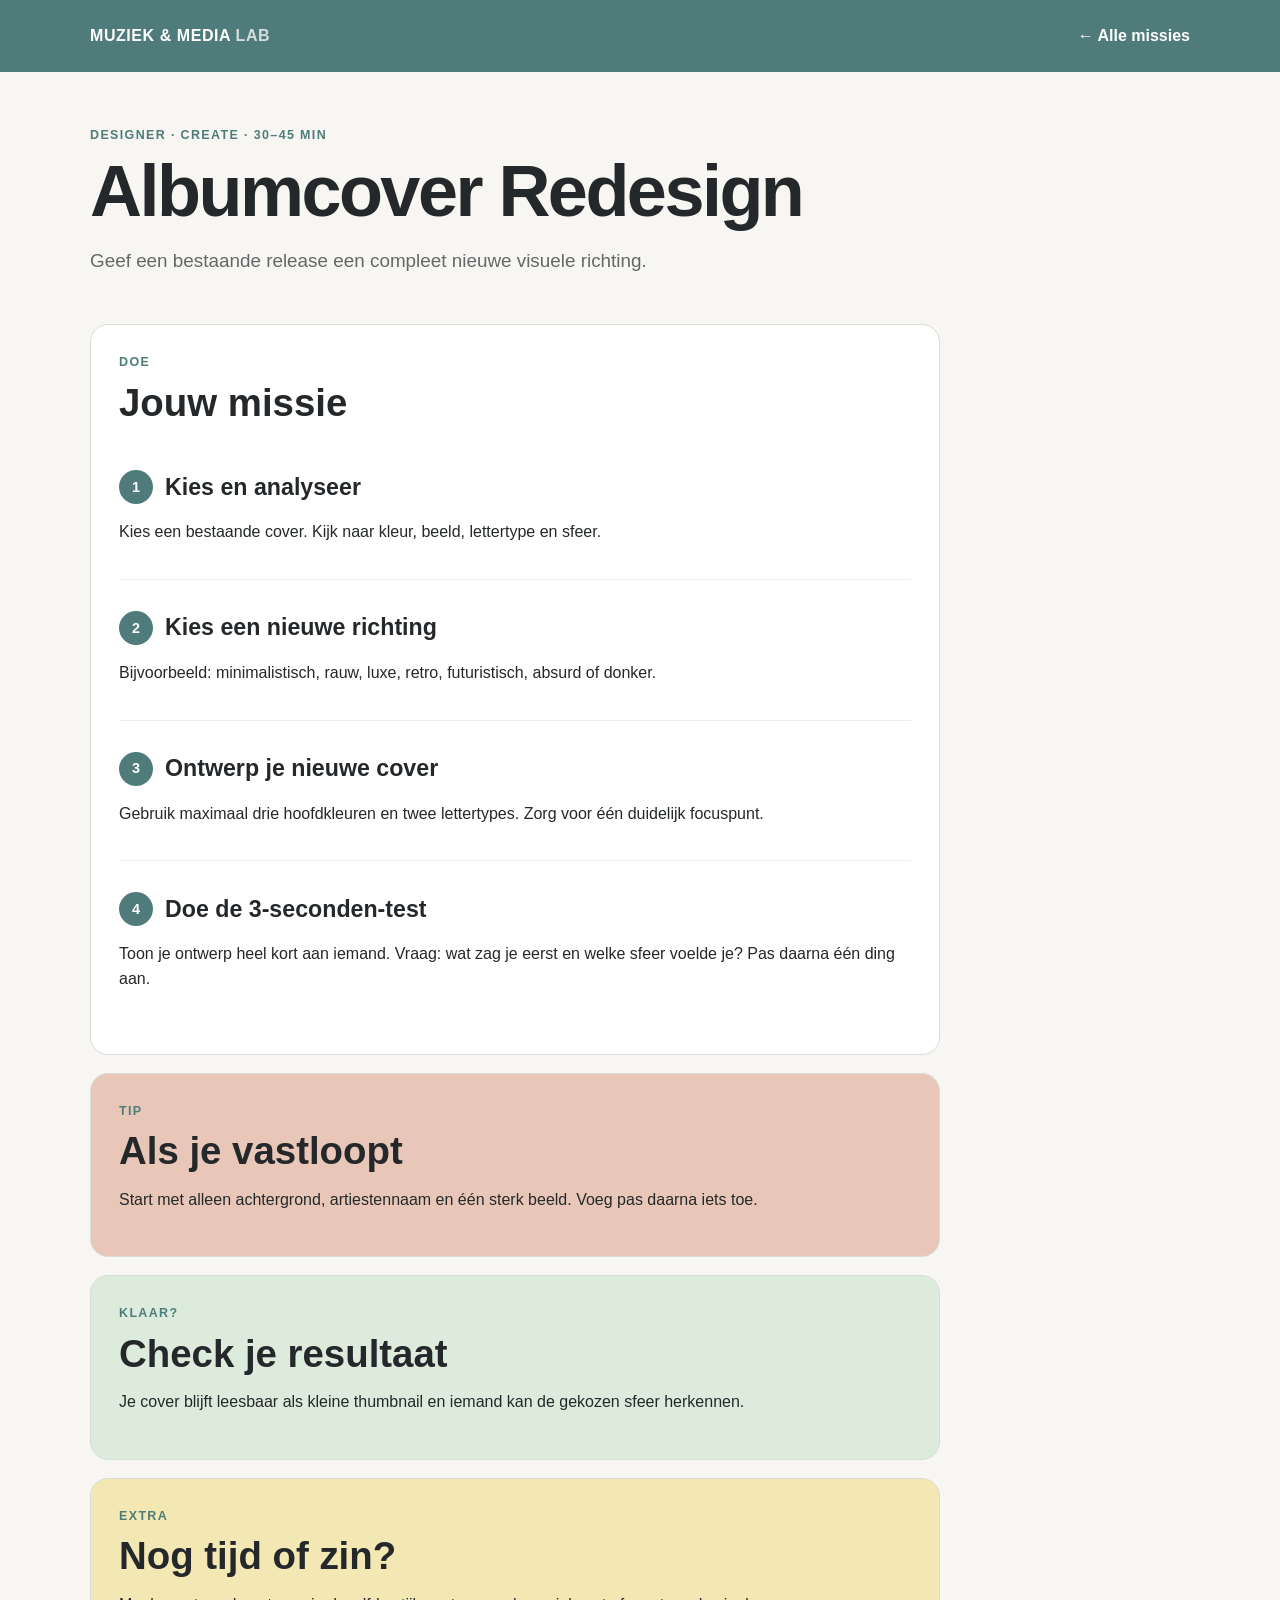
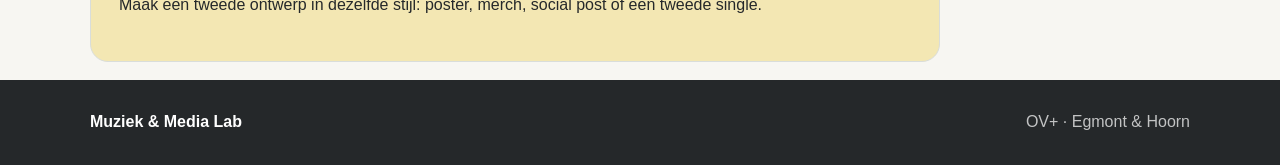
<file: opdrachten/albumcover-redesign.html>
<!doctype html><html lang="nl"><head><meta charset="utf-8"><meta name="viewport" content="width=device-width,initial-scale=1"><title>Albumcover Redesign · Muziek & Media Lab</title><link rel="stylesheet" href="../styles.css"></head><body><header class="top"><div class="wrap nav"><a class="brand" href="../index.html">MUZIEK & MEDIA <span>LAB</span></a><a class="back" href="../index.html">← Alle missies</a></div></header><main class="wrap"><section class="missionhero"><p class="kicker">DESIGNER · CREATE · 30–45 MIN</p><h1>Albumcover Redesign</h1><p class="lead">Geef een bestaande release een compleet nieuwe visuele richting.</p></section><section class="missionbox"><p class="kicker">DOE</p><h2>Jouw missie</h2><div class="step"><h3><span class="nr">1</span>Kies en analyseer</h3><p>Kies een bestaande cover. Kijk naar kleur, beeld, lettertype en sfeer.</p></div><div class="step"><h3><span class="nr">2</span>Kies een nieuwe richting</h3><p>Bijvoorbeeld: minimalistisch, rauw, luxe, retro, futuristisch, absurd of donker.</p></div><div class="step"><h3><span class="nr">3</span>Ontwerp je nieuwe cover</h3><p>Gebruik maximaal drie hoofdkleuren en twee lettertypes. Zorg voor één duidelijk focuspunt.</p></div><div class="step"><h3><span class="nr">4</span>Doe de 3-seconden-test</h3><p>Toon je ontwerp heel kort aan iemand. Vraag: wat zag je eerst en welke sfeer voelde je? Pas daarna één ding aan.</p></div></section><section class="missionbox tip"><p class="kicker">TIP</p><h2>Als je vastloopt</h2><p>Start met alleen achtergrond, artiestennaam en één sterk beeld. Voeg pas daarna iets toe.</p></section><section class="missionbox done"><p class="kicker">KLAAR?</p><h2>Check je resultaat</h2><p>Je cover blijft leesbaar als kleine thumbnail en iemand kan de gekozen sfeer herkennen.</p></section><section class="missionbox extra"><p class="kicker">EXTRA</p><h2>Nog tijd of zin?</h2><p>Maak een tweede ontwerp in dezelfde stijl: poster, merch, social post of een tweede single.</p></section></main><footer><div class="wrap foot"><strong>Muziek & Media Lab</strong><span>OV+ · Egmont & Hoorn</span></div></footer></body></html>
</file>
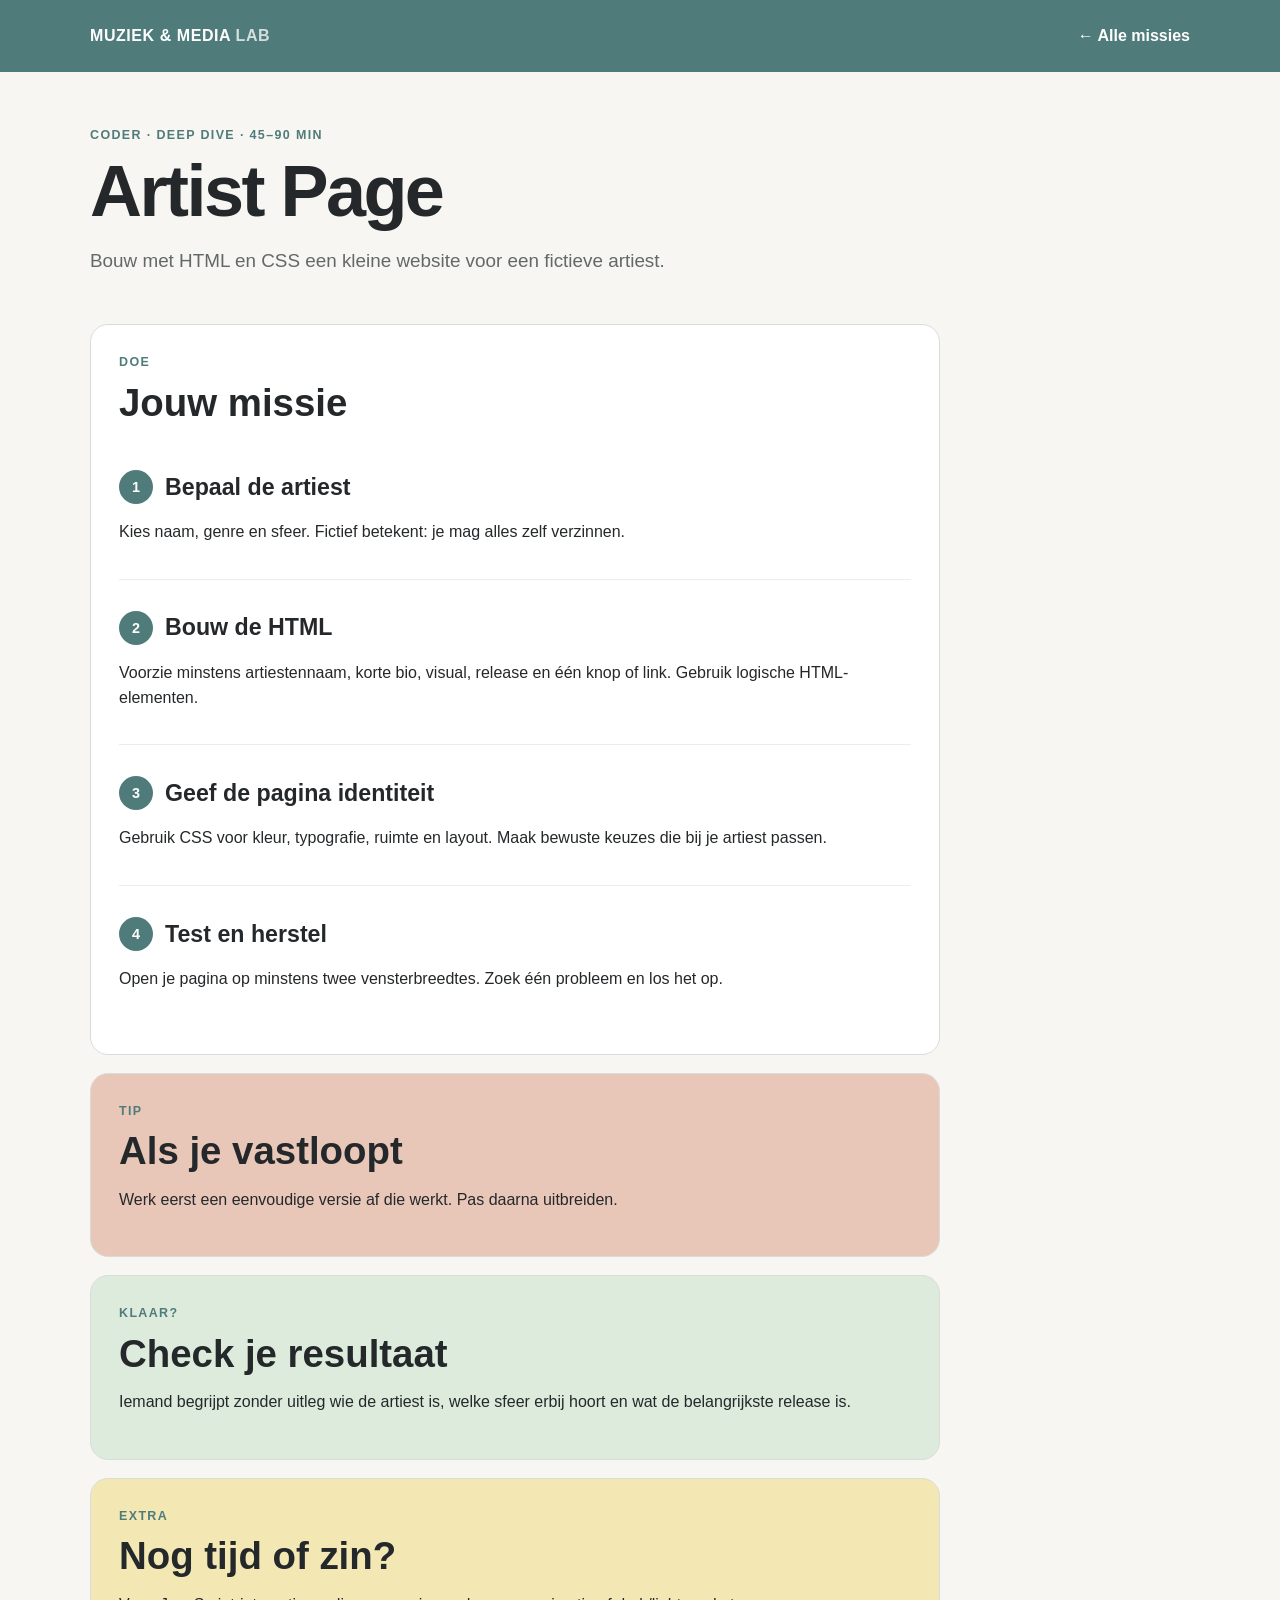
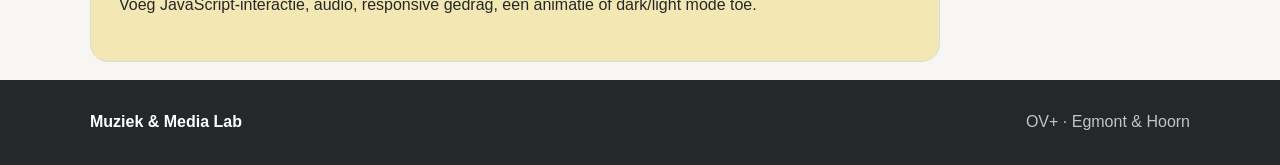
<file: opdrachten/artist-page.html>
<!doctype html><html lang="nl"><head><meta charset="utf-8"><meta name="viewport" content="width=device-width,initial-scale=1"><title>Artist Page · Muziek & Media Lab</title><link rel="stylesheet" href="../styles.css"></head><body><header class="top"><div class="wrap nav"><a class="brand" href="../index.html">MUZIEK & MEDIA <span>LAB</span></a><a class="back" href="../index.html">← Alle missies</a></div></header><main class="wrap"><section class="missionhero"><p class="kicker">CODER · DEEP DIVE · 45–90 MIN</p><h1>Artist Page</h1><p class="lead">Bouw met HTML en CSS een kleine website voor een fictieve artiest.</p></section><section class="missionbox"><p class="kicker">DOE</p><h2>Jouw missie</h2><div class="step"><h3><span class="nr">1</span>Bepaal de artiest</h3><p>Kies naam, genre en sfeer. Fictief betekent: je mag alles zelf verzinnen.</p></div><div class="step"><h3><span class="nr">2</span>Bouw de HTML</h3><p>Voorzie minstens artiestennaam, korte bio, visual, release en één knop of link. Gebruik logische HTML-elementen.</p></div><div class="step"><h3><span class="nr">3</span>Geef de pagina identiteit</h3><p>Gebruik CSS voor kleur, typografie, ruimte en layout. Maak bewuste keuzes die bij je artiest passen.</p></div><div class="step"><h3><span class="nr">4</span>Test en herstel</h3><p>Open je pagina op minstens twee vensterbreedtes. Zoek één probleem en los het op.</p></div></section><section class="missionbox tip"><p class="kicker">TIP</p><h2>Als je vastloopt</h2><p>Werk eerst een eenvoudige versie af die werkt. Pas daarna uitbreiden.</p></section><section class="missionbox done"><p class="kicker">KLAAR?</p><h2>Check je resultaat</h2><p>Iemand begrijpt zonder uitleg wie de artiest is, welke sfeer erbij hoort en wat de belangrijkste release is.</p></section><section class="missionbox extra"><p class="kicker">EXTRA</p><h2>Nog tijd of zin?</h2><p>Voeg JavaScript-interactie, audio, responsive gedrag, een animatie of dark/light mode toe.</p></section></main><footer><div class="wrap foot"><strong>Muziek & Media Lab</strong><span>OV+ · Egmont & Hoorn</span></div></footer></body></html>
</file>
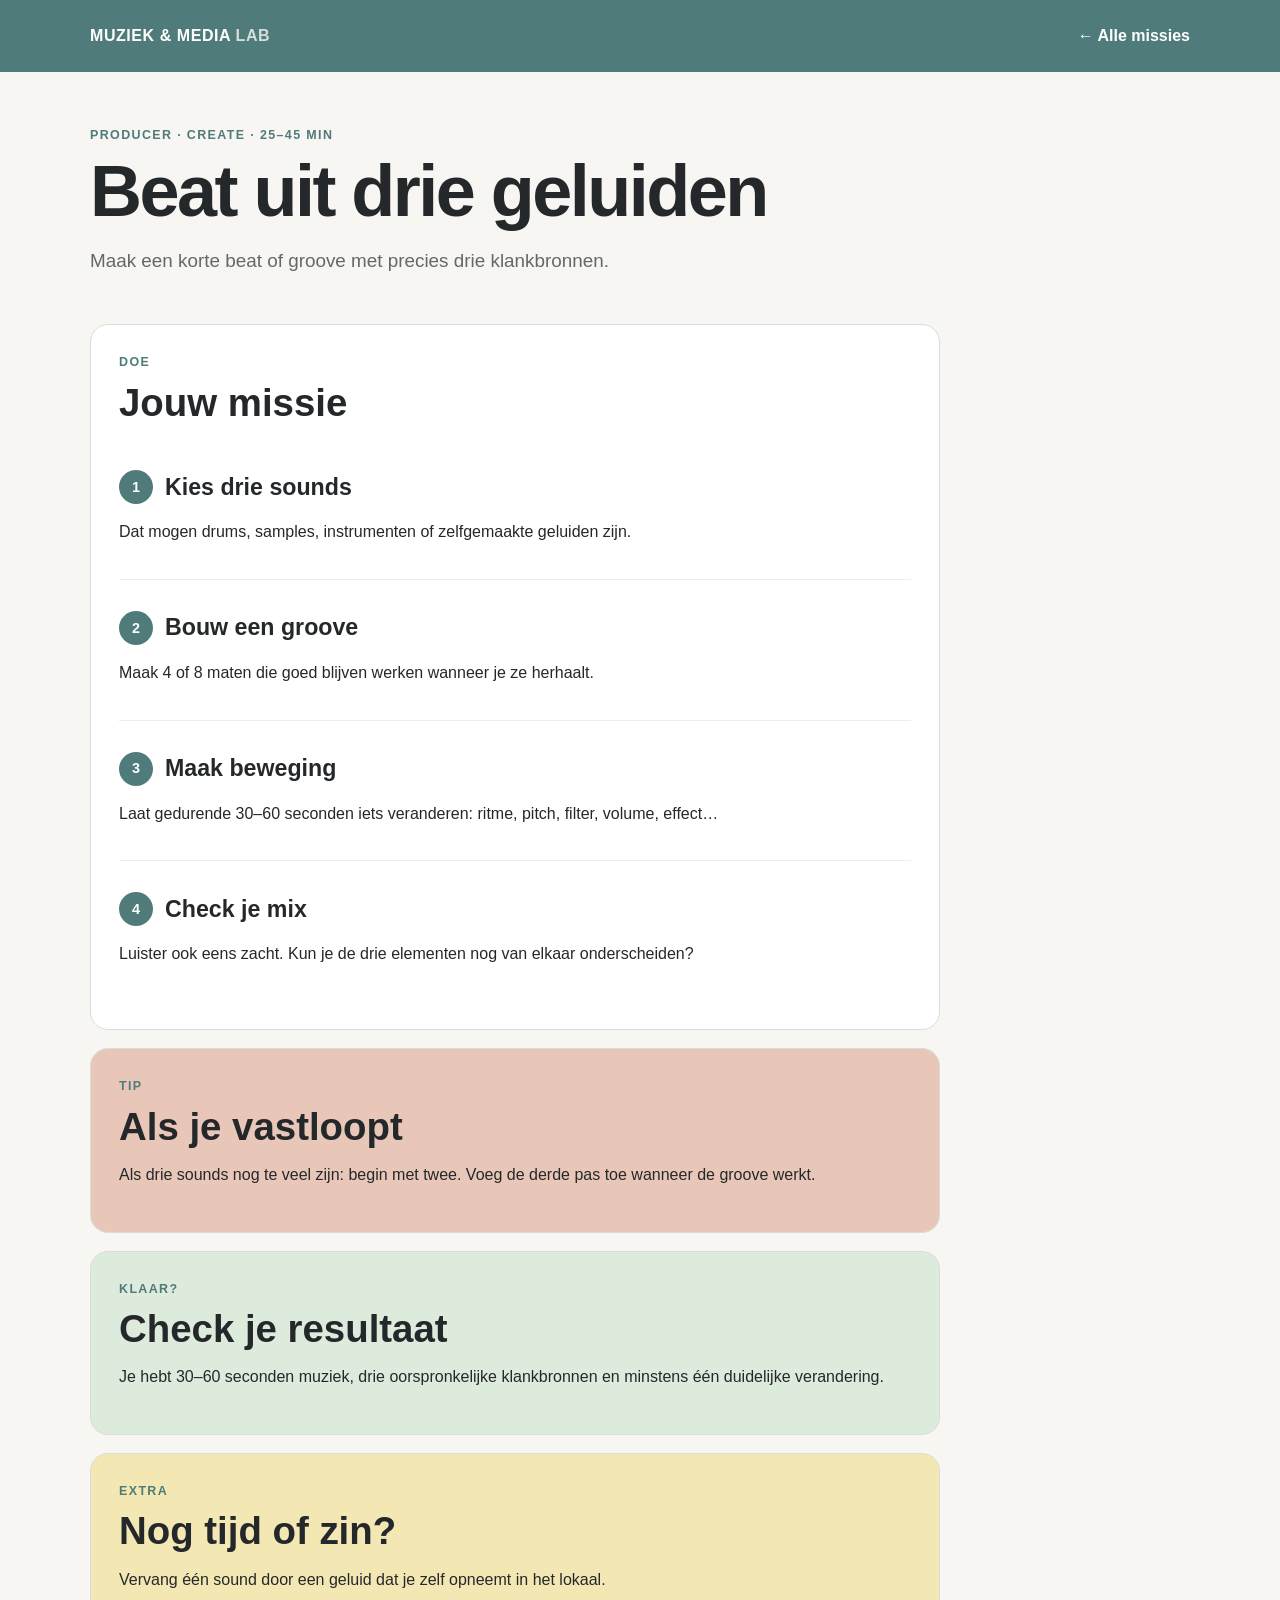
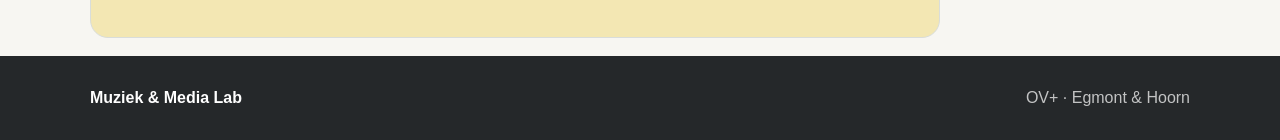
<file: opdrachten/beat-drie-geluiden.html>
<!doctype html><html lang="nl"><head><meta charset="utf-8"><meta name="viewport" content="width=device-width,initial-scale=1"><title>Beat uit drie geluiden · Muziek & Media Lab</title><link rel="stylesheet" href="../styles.css"></head><body><header class="top"><div class="wrap nav"><a class="brand" href="../index.html">MUZIEK & MEDIA <span>LAB</span></a><a class="back" href="../index.html">← Alle missies</a></div></header><main class="wrap"><section class="missionhero"><p class="kicker">PRODUCER · CREATE · 25–45 MIN</p><h1>Beat uit drie geluiden</h1><p class="lead">Maak een korte beat of groove met precies drie klankbronnen.</p></section><section class="missionbox"><p class="kicker">DOE</p><h2>Jouw missie</h2><div class="step"><h3><span class="nr">1</span>Kies drie sounds</h3><p>Dat mogen drums, samples, instrumenten of zelfgemaakte geluiden zijn.</p></div><div class="step"><h3><span class="nr">2</span>Bouw een groove</h3><p>Maak 4 of 8 maten die goed blijven werken wanneer je ze herhaalt.</p></div><div class="step"><h3><span class="nr">3</span>Maak beweging</h3><p>Laat gedurende 30–60 seconden iets veranderen: ritme, pitch, filter, volume, effect…</p></div><div class="step"><h3><span class="nr">4</span>Check je mix</h3><p>Luister ook eens zacht. Kun je de drie elementen nog van elkaar onderscheiden?</p></div></section><section class="missionbox tip"><p class="kicker">TIP</p><h2>Als je vastloopt</h2><p>Als drie sounds nog te veel zijn: begin met twee. Voeg de derde pas toe wanneer de groove werkt.</p></section><section class="missionbox done"><p class="kicker">KLAAR?</p><h2>Check je resultaat</h2><p>Je hebt 30–60 seconden muziek, drie oorspronkelijke klankbronnen en minstens één duidelijke verandering.</p></section><section class="missionbox extra"><p class="kicker">EXTRA</p><h2>Nog tijd of zin?</h2><p>Vervang één sound door een geluid dat je zelf opneemt in het lokaal.</p></section></main><footer><div class="wrap foot"><strong>Muziek & Media Lab</strong><span>OV+ · Egmont & Hoorn</span></div></footer></body></html>
</file>
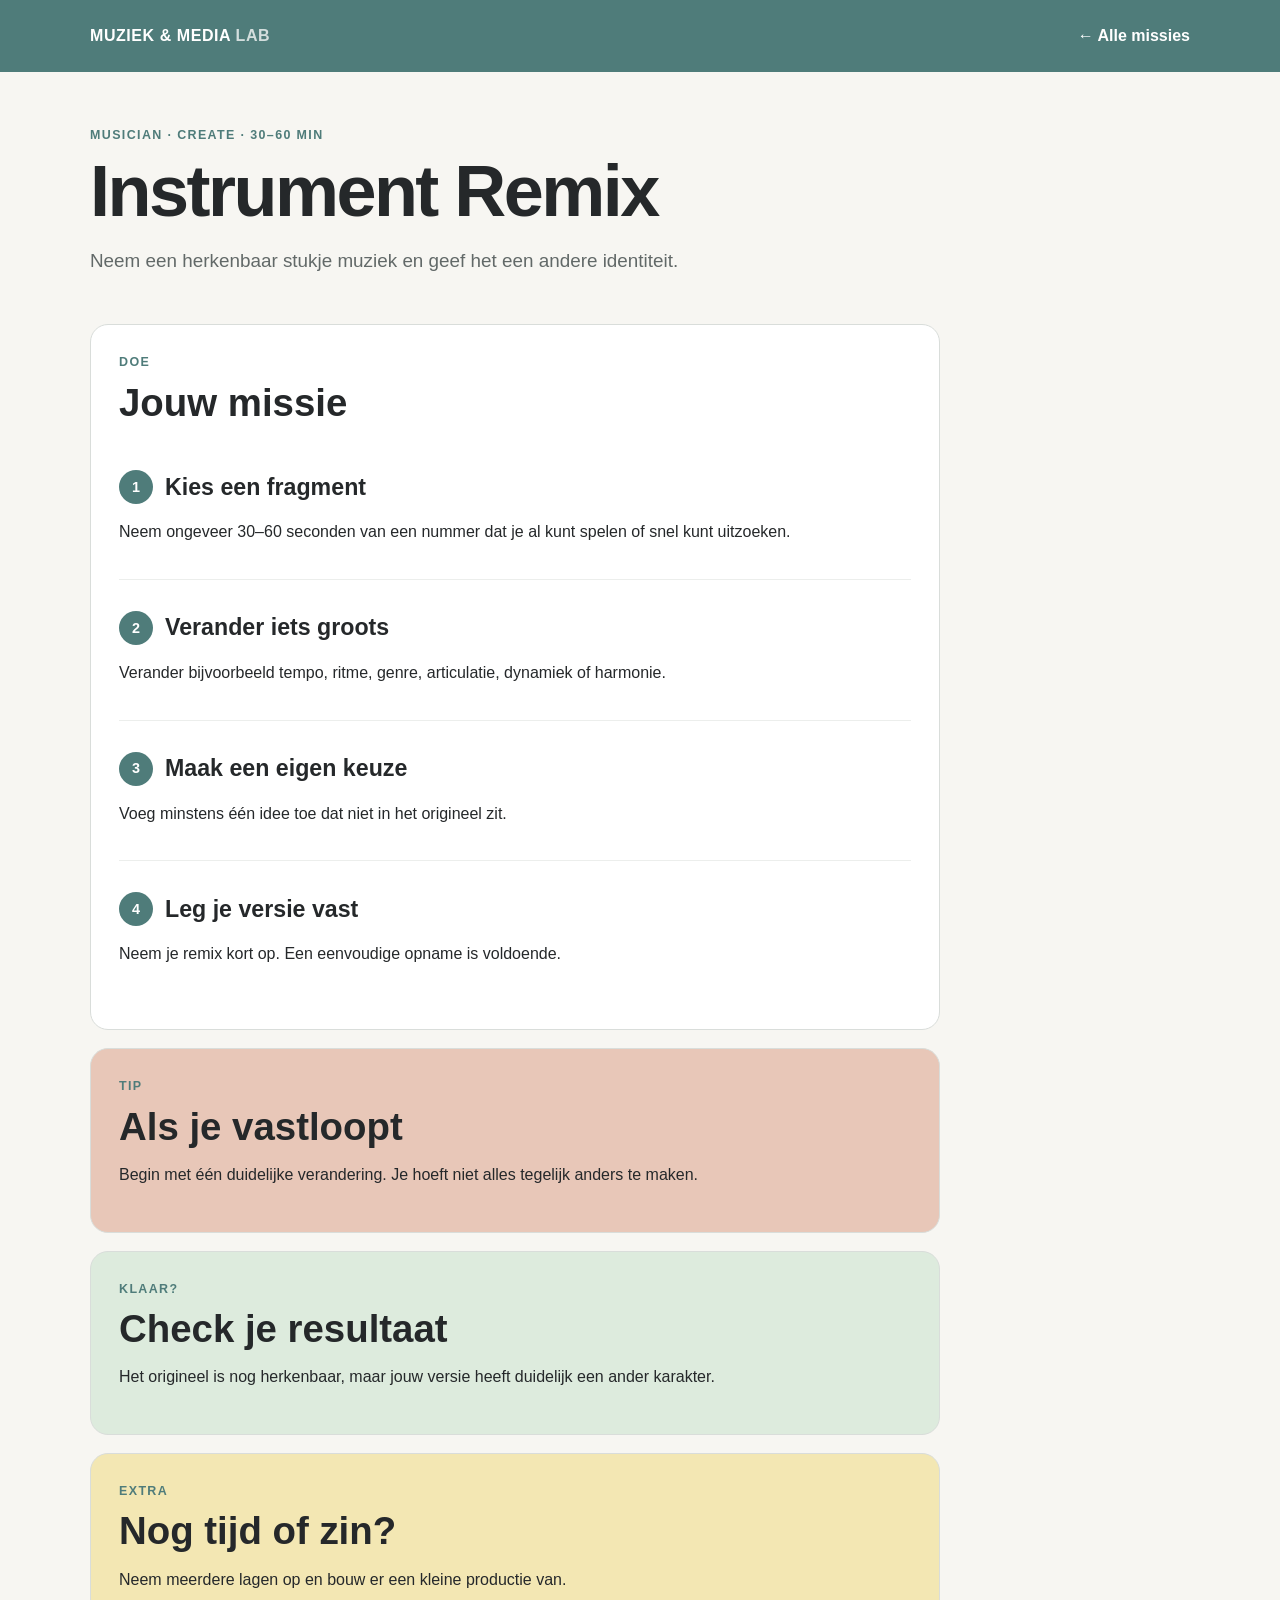
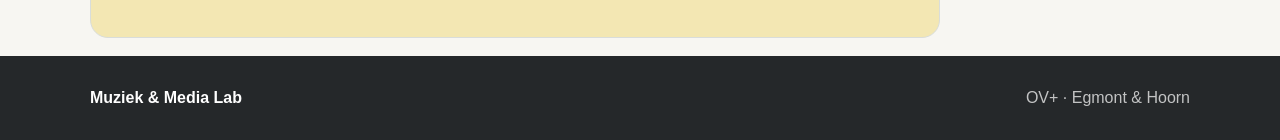
<file: opdrachten/instrument-remix.html>
<!doctype html><html lang="nl"><head><meta charset="utf-8"><meta name="viewport" content="width=device-width,initial-scale=1"><title>Instrument Remix · Muziek & Media Lab</title><link rel="stylesheet" href="../styles.css"></head><body><header class="top"><div class="wrap nav"><a class="brand" href="../index.html">MUZIEK & MEDIA <span>LAB</span></a><a class="back" href="../index.html">← Alle missies</a></div></header><main class="wrap"><section class="missionhero"><p class="kicker">MUSICIAN · CREATE · 30–60 MIN</p><h1>Instrument Remix</h1><p class="lead">Neem een herkenbaar stukje muziek en geef het een andere identiteit.</p></section><section class="missionbox"><p class="kicker">DOE</p><h2>Jouw missie</h2><div class="step"><h3><span class="nr">1</span>Kies een fragment</h3><p>Neem ongeveer 30–60 seconden van een nummer dat je al kunt spelen of snel kunt uitzoeken.</p></div><div class="step"><h3><span class="nr">2</span>Verander iets groots</h3><p>Verander bijvoorbeeld tempo, ritme, genre, articulatie, dynamiek of harmonie.</p></div><div class="step"><h3><span class="nr">3</span>Maak een eigen keuze</h3><p>Voeg minstens één idee toe dat niet in het origineel zit.</p></div><div class="step"><h3><span class="nr">4</span>Leg je versie vast</h3><p>Neem je remix kort op. Een eenvoudige opname is voldoende.</p></div></section><section class="missionbox tip"><p class="kicker">TIP</p><h2>Als je vastloopt</h2><p>Begin met één duidelijke verandering. Je hoeft niet alles tegelijk anders te maken.</p></section><section class="missionbox done"><p class="kicker">KLAAR?</p><h2>Check je resultaat</h2><p>Het origineel is nog herkenbaar, maar jouw versie heeft duidelijk een ander karakter.</p></section><section class="missionbox extra"><p class="kicker">EXTRA</p><h2>Nog tijd of zin?</h2><p>Neem meerdere lagen op en bouw er een kleine productie van.</p></section></main><footer><div class="wrap foot"><strong>Muziek & Media Lab</strong><span>OV+ · Egmont & Hoorn</span></div></footer></body></html>
</file>
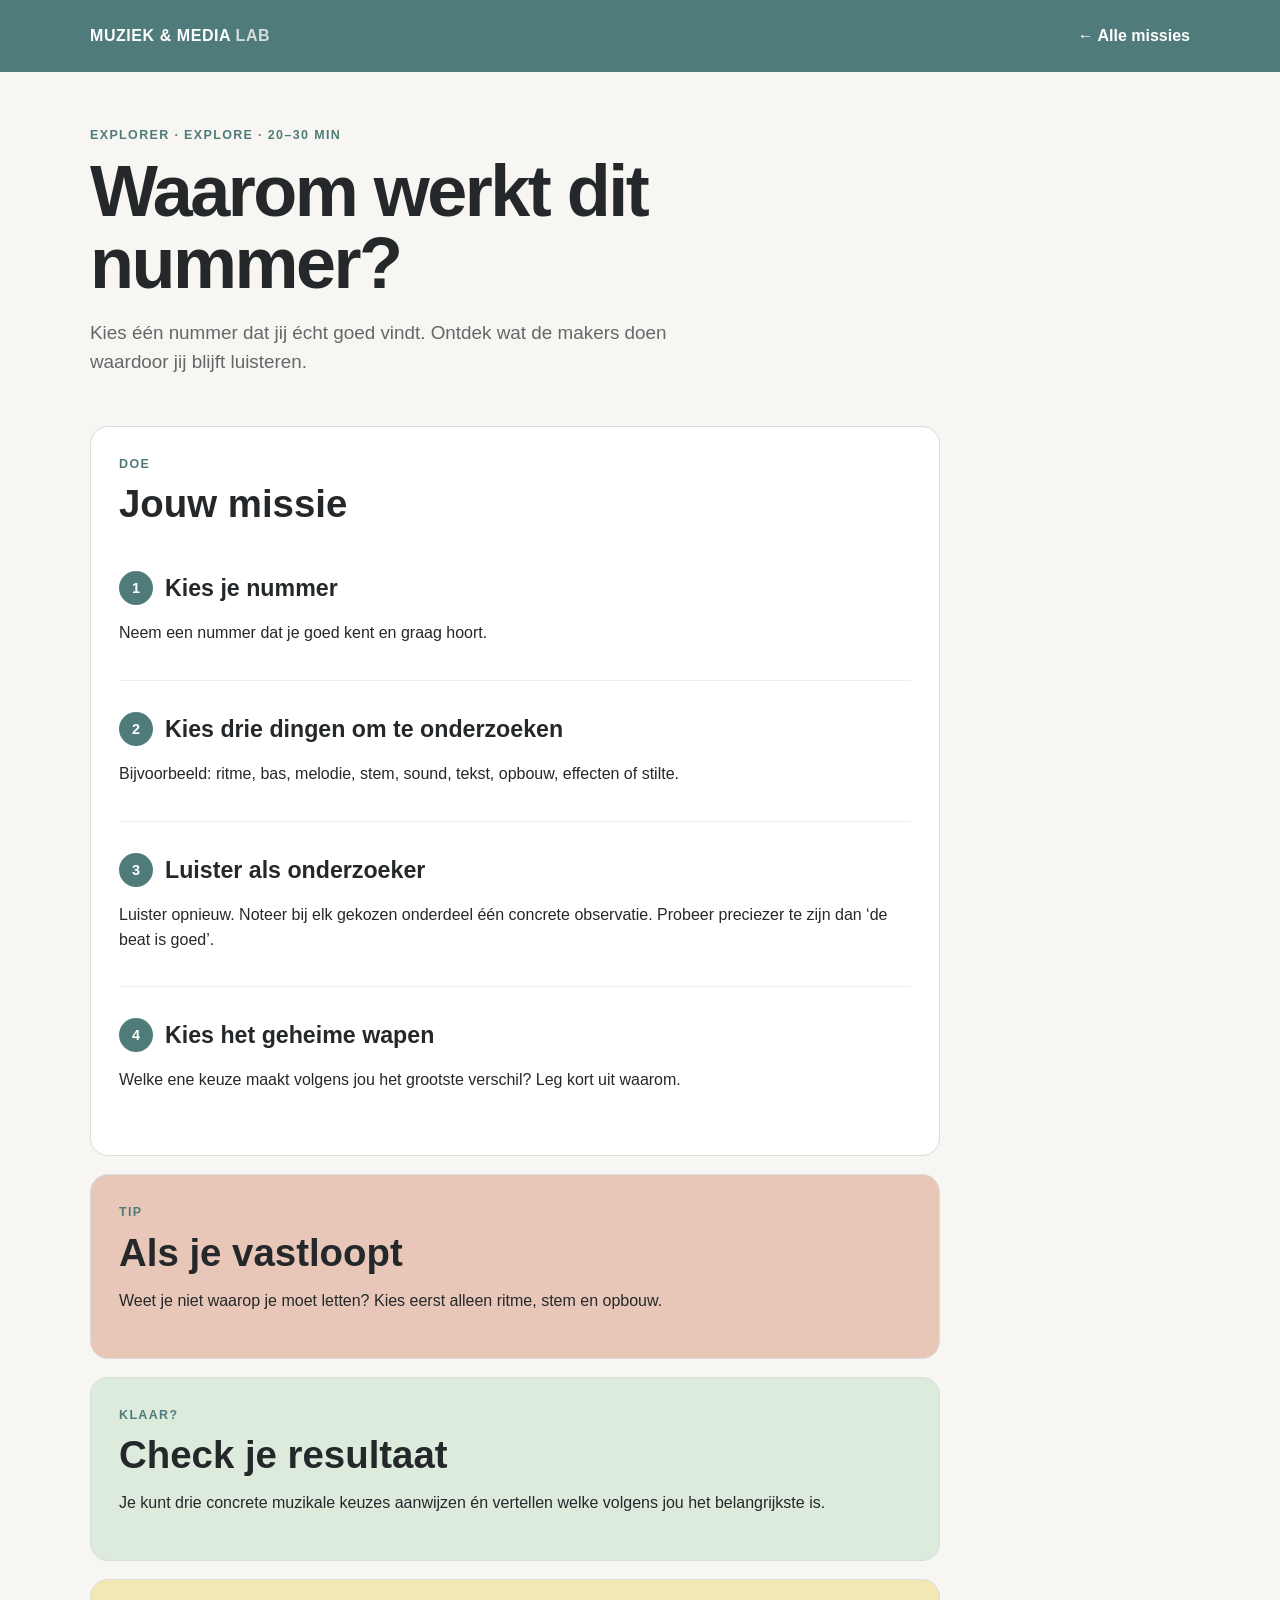
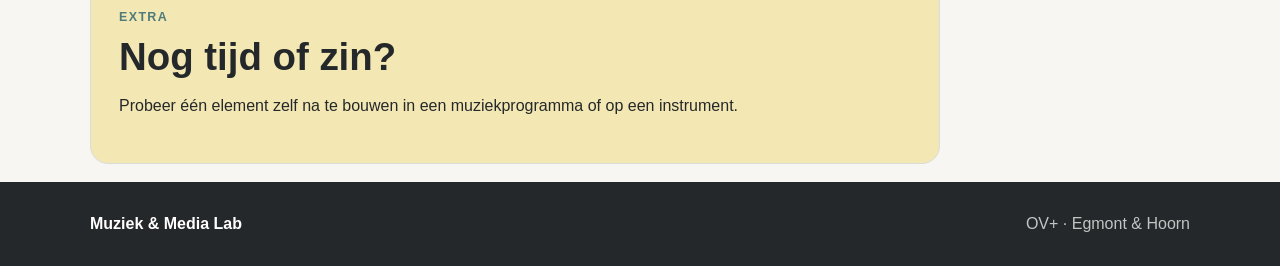
<file: opdrachten/waarom-werkt-dit-nummer.html>
<!doctype html><html lang="nl"><head><meta charset="utf-8"><meta name="viewport" content="width=device-width,initial-scale=1"><title>Waarom werkt dit nummer? · Muziek & Media Lab</title><link rel="stylesheet" href="../styles.css"></head><body><header class="top"><div class="wrap nav"><a class="brand" href="../index.html">MUZIEK & MEDIA <span>LAB</span></a><a class="back" href="../index.html">← Alle missies</a></div></header><main class="wrap"><section class="missionhero"><p class="kicker">EXPLORER · EXPLORE · 20–30 MIN</p><h1>Waarom werkt dit nummer?</h1><p class="lead">Kies één nummer dat jij écht goed vindt. Ontdek wat de makers doen waardoor jij blijft luisteren.</p></section><section class="missionbox"><p class="kicker">DOE</p><h2>Jouw missie</h2><div class="step"><h3><span class="nr">1</span>Kies je nummer</h3><p>Neem een nummer dat je goed kent en graag hoort.</p></div><div class="step"><h3><span class="nr">2</span>Kies drie dingen om te onderzoeken</h3><p>Bijvoorbeeld: ritme, bas, melodie, stem, sound, tekst, opbouw, effecten of stilte.</p></div><div class="step"><h3><span class="nr">3</span>Luister als onderzoeker</h3><p>Luister opnieuw. Noteer bij elk gekozen onderdeel één concrete observatie. Probeer preciezer te zijn dan ‘de beat is goed’.</p></div><div class="step"><h3><span class="nr">4</span>Kies het geheime wapen</h3><p>Welke ene keuze maakt volgens jou het grootste verschil? Leg kort uit waarom.</p></div></section><section class="missionbox tip"><p class="kicker">TIP</p><h2>Als je vastloopt</h2><p>Weet je niet waarop je moet letten? Kies eerst alleen ritme, stem en opbouw.</p></section><section class="missionbox done"><p class="kicker">KLAAR?</p><h2>Check je resultaat</h2><p>Je kunt drie concrete muzikale keuzes aanwijzen én vertellen welke volgens jou het belangrijkste is.</p></section><section class="missionbox extra"><p class="kicker">EXTRA</p><h2>Nog tijd of zin?</h2><p>Probeer één element zelf na te bouwen in een muziekprogramma of op een instrument.</p></section></main><footer><div class="wrap foot"><strong>Muziek & Media Lab</strong><span>OV+ · Egmont & Hoorn</span></div></footer></body></html>
</file>
<file: styles.css>
:root{--bg:#F7F6F2;--ink:#25282A;--petrol:#4F7C7A;--line:#D9DDDA;--blue:#DCE9F2;--yellow:#F3E7B3;--green:#DDEBDD;--terra:#E8C7B8;--white:#fff;--muted:#626968}
*{box-sizing:border-box}html{scroll-behavior:smooth}body{margin:0;background:var(--bg);color:var(--ink);font-family:Inter,"Atkinson Hyperlegible",Arial,sans-serif;line-height:1.55}.wrap{width:min(1100px,calc(100% - 40px));margin:auto}.top{background:var(--petrol);color:#fff}.nav{height:72px;display:flex;align-items:center;justify-content:space-between}.brand{color:#fff;text-decoration:none;font-weight:800;letter-spacing:.035em}.brand span{opacity:.75}.ov{font-weight:800;border:1px solid rgba(255,255,255,.5);border-radius:8px;padding:4px 8px}.kicker{font-size:.78rem;font-weight:800;letter-spacing:.11em;color:var(--petrol);margin:0 0 10px}h2{font-size:clamp(1.8rem,3vw,2.45rem);line-height:1.05;margin:0 0 16px}h3{font-size:1.45rem;line-height:1.15;margin:13px 0 10px}.lead{font-size:1.18rem;max-width:650px;color:var(--muted)}
.homehero{min-height:620px;display:flex;align-items:center;border-bottom:1px solid var(--line);background:linear-gradient(135deg,#F7F6F2 0%,#F7F6F2 65%,#E7EFEC 100%)}.hero-inner{padding:72px 0}.homehero h1{font-size:clamp(4rem,10vw,8.5rem);line-height:.78;letter-spacing:-.065em;margin:18px 0 38px}.homehero h1 span{color:var(--petrol)}.hero-question{font-size:clamp(1.8rem,4vw,3rem);font-weight:800;letter-spacing:-.03em;margin:0}.discover{display:inline-block;margin-top:25px;color:var(--petrol);font-weight:800;text-decoration:none;border-bottom:2px solid var(--petrol);padding-bottom:3px}
.world-section{padding:78px 0 70px}.sectionhead{display:flex;justify-content:space-between;align-items:end;gap:28px;margin-bottom:28px}.sectionhead>p{color:var(--muted)}.world-grid{display:grid;grid-template-columns:repeat(3,1fr);gap:15px}.world{min-height:300px;text-align:left;border:1px solid var(--line);border-radius:20px;padding:24px;background:#fff;color:var(--ink);font:inherit;cursor:pointer;display:flex;flex-direction:column;transition:.18s ease}.world:hover,.world:focus-visible{transform:translateY(-4px);box-shadow:0 12px 30px rgba(37,40,42,.08);outline:3px solid var(--petrol);outline-offset:2px}.world-icon{font-size:2rem;margin-bottom:30px}.world-name{font-size:1.65rem;font-weight:850;letter-spacing:-.025em}.world-copy{font-size:1.03rem;margin-top:5px;color:#4e5554}.world-keywords{font-size:.8rem;font-weight:750;letter-spacing:.025em;color:var(--muted);margin-top:12px}.world-go{margin-top:auto;color:var(--petrol);font-weight:800}.world.explorer{background:var(--blue)}.world.musician{background:#fff}.world.producer{background:var(--yellow)}.world.designer{background:var(--terra)}.world.media{background:var(--green)}.world.coder{background:#EEF0EE}
.surprise-box{margin-top:22px;border:1px solid var(--line);border-radius:20px;padding:26px 28px;display:flex;justify-content:space-between;align-items:center;gap:25px;background:#fff}.surprise-box h3{margin:0 0 5px}.surprise-box p:last-child{margin:0;color:var(--muted)}.surprise{border:0;border-radius:999px;padding:15px 22px;background:var(--ink);color:#fff;font:inherit;font-weight:800;white-space:nowrap;cursor:pointer}.surprise:hover{background:var(--petrol)}
.home-missions{padding:72px 0 82px;background:#ECEDE9;border-top:1px solid var(--line)}.mission-toolbar{display:flex;align-items:end;justify-content:space-between;gap:20px}.mission-intro{color:var(--muted);margin-top:-7px;margin-bottom:25px}.small-button{border:1px solid var(--line);background:#fff;border-radius:999px;padding:10px 14px;font:inherit;font-weight:750;cursor:pointer}.grid{display:grid;grid-template-columns:repeat(2,minmax(0,1fr));gap:18px}.card{background:#fff;border:1px solid var(--line);border-radius:18px;padding:24px;min-height:250px;display:flex;flex-direction:column;box-shadow:0 8px 24px rgba(37,40,42,.04)}.card:hover{transform:translateY(-2px);transition:.18s ease}.tag{font-size:.76rem;letter-spacing:.07em;font-weight:800;color:var(--petrol)}.card>p{color:var(--muted);max-width:48ch}.bottom{display:flex;justify-content:space-between;align-items:center;gap:15px;margin-top:auto;padding-top:24px;border-top:1px solid #ECEEEC;font-size:.92rem}.bottom span{color:var(--muted)}.bottom a{color:var(--petrol);font-weight:800;text-decoration:none}.bottom a:hover{text-decoration:underline}.soon{background:transparent;border-style:dashed;box-shadow:none}.hidden{display:none!important}footer{background:var(--ink);color:#fff;padding:30px 0}.foot{display:flex;justify-content:space-between;gap:20px}.foot span{opacity:.72}
.missionhero{padding:54px 0 30px;max-width:850px}.missionhero h1{font-size:clamp(2.4rem,6vw,4.5rem);line-height:1;letter-spacing:-.035em;margin:0 0 18px}.back{color:#fff;text-decoration:none;font-weight:700}.missionbox{max-width:850px;background:#fff;border:1px solid var(--line);border-radius:18px;padding:28px;margin-bottom:18px}.step{padding:18px 0;border-top:1px solid #ECEEEC}.step:first-of-type{border-top:0}.step h3{display:flex;gap:12px;align-items:center}.nr{display:grid;place-items:center;flex:0 0 34px;height:34px;border-radius:50%;background:var(--petrol);color:#fff;font-size:.9rem}.done{background:var(--green)}.extra{background:var(--yellow)}.tip{background:var(--terra)}.missionbox ul{padding-left:22px}.missionbox li{margin:7px 0}
@media(max-width:850px){.world-grid{grid-template-columns:repeat(2,1fr)}.homehero{min-height:560px}}@media(max-width:620px){.wrap{width:min(100% - 28px,1100px)}.homehero{min-height:520px}.hero-inner{padding:55px 0}.homehero h1{font-size:clamp(3.4rem,17vw,5.8rem);margin-bottom:32px}.world-section{padding-top:55px}.world-grid,.grid{grid-template-columns:1fr}.world{min-height:245px}.sectionhead,.surprise-box,.mission-toolbar{display:block}.surprise{margin-top:20px}.small-button{margin-bottom:20px}.foot{display:block}.foot span{display:block;margin-top:5px}.bottom{align-items:flex-end}}
.mission-open{border:0;background:none;padding:0;color:var(--petrol);font:inherit;font-weight:800;cursor:pointer}.mission-open:hover{text-decoration:underline}.quick-card{border-left:5px solid var(--petrol)}.quick-overlay{position:fixed;inset:0;background:rgba(37,40,42,.62);z-index:1000;padding:24px;overflow:auto;display:grid;place-items:center}.quick-sheet{width:min(760px,100%);background:var(--bg);border-radius:22px;padding:34px;position:relative;box-shadow:0 24px 80px rgba(0,0,0,.22)}.quick-sheet h2{font-size:clamp(2rem,6vw,3.4rem);margin-bottom:22px}.quick-close{position:absolute;right:18px;top:14px;border:0;background:transparent;font-size:2rem;cursor:pointer;color:var(--ink)}.quick-mission,.quick-tools{padding:18px;border-radius:14px;background:var(--green);margin:16px 0}.quick-mission p,.quick-tools{margin-bottom:0}.quick-steps{padding-left:28px}.quick-steps li{padding:8px 0}.quick-two{display:grid;grid-template-columns:1fr 1fr;gap:12px;margin-top:22px}.quick-done,.quick-extra{border-radius:14px;padding:18px}.quick-done{background:var(--blue)}.quick-extra{background:var(--yellow)}.quick-tools{background:var(--terra)}@media(max-width:620px){.quick-overlay{padding:10px}.quick-sheet{padding:26px 20px}.quick-two{grid-template-columns:1fr}}

/* Student login + progress */
body{font-family:"Atkinson Hyperlegible",Inter,Arial,sans-serif}
body.locked{overflow:hidden}.lab-app{min-height:100vh}.login-screen{position:fixed;inset:0;z-index:3000;display:grid;place-items:center;padding:24px;background:radial-gradient(circle at 15% 20%,var(--yellow),transparent 28%),radial-gradient(circle at 85% 80%,var(--terra),transparent 30%),linear-gradient(135deg,var(--blue),var(--bg) 55%,var(--green))}
.login-card{width:min(500px,100%);background:rgba(255,255,255,.94);border:1px solid var(--line);border-radius:30px;padding:42px;box-shadow:0 28px 80px rgba(37,40,42,.16)}.login-mark{width:64px;height:64px;display:grid;place-items:center;border-radius:20px;background:var(--petrol);color:#fff;font-size:2rem;margin-bottom:24px;transform:rotate(-4deg)}.login-card h1{font-size:clamp(2.5rem,8vw,4.6rem);line-height:.9;letter-spacing:-.055em;margin:0 0 18px}.login-lead{font-size:1.12rem;color:var(--muted);margin-bottom:28px}.login-card label{display:block;font-weight:800;margin:16px 0 6px}.login-card input{display:block;width:100%;margin-top:7px;border:2px solid var(--line);border-radius:14px;padding:15px 16px;font:inherit;font-size:1.08rem;background:#fff}.login-card input:focus{outline:3px solid rgba(79,124,122,.22);border-color:var(--petrol)}.login-button,.complete-button{width:100%;border:0;border-radius:14px;padding:16px 18px;background:var(--petrol);color:#fff;font:inherit;font-weight:850;font-size:1.05rem;cursor:pointer;margin-top:22px}.login-button:hover,.complete-button:hover{filter:brightness(.92)}.login-help{font-size:.9rem;color:var(--muted);text-align:center}.login-error{min-height:1.4em;color:#8b3f31;font-weight:750;text-align:center}.student-nav{display:flex;align-items:center;gap:12px}.student-nav #student-name{font-weight:800}.logout{border:1px solid rgba(255,255,255,.5);background:transparent;color:#fff;border-radius:999px;padding:7px 11px;font:inherit;cursor:pointer}.progress-badge{display:inline-flex;align-self:flex-start;margin-top:auto;margin-bottom:-12px;padding:5px 9px;border-radius:999px;background:#EEF0EE;color:var(--muted);font-size:.78rem;font-weight:850}.card.is-started{box-shadow:inset 0 0 0 2px var(--yellow)}.card.is-started .progress-badge{background:var(--yellow);color:var(--ink)}.card.is-complete{box-shadow:inset 0 0 0 2px var(--green)}.card.is-complete .progress-badge{background:var(--green);color:var(--ink)}.complete-button:disabled{background:var(--green);color:var(--ink);cursor:default}@media(max-width:620px){.login-card{padding:28px 22px;border-radius:22px}.student-nav #student-name{display:none}.logout{padding:6px 9px}}

.interactive-sheet{width:min(820px,100%)}.autosave-note{display:inline-block;background:var(--green);border-radius:999px;padding:7px 11px;font-size:.85rem;font-weight:800;margin:-5px 0 18px}.form-step{background:#fff;border:1px solid var(--line);border-radius:18px;padding:22px;margin:14px 0}.step-label{display:inline-block;font-size:.72rem;letter-spacing:.1em;font-weight:900;color:var(--petrol);margin-bottom:3px}.form-step label,.quick-extra label{display:block;font-weight:800;margin-top:14px}.form-step input[type="text"],.form-step input:not([type]),.form-step textarea,.quick-extra textarea{width:100%;border:2px solid var(--line);border-radius:12px;padding:13px 14px;font:inherit;background:#fff;margin-top:7px}.form-step textarea,.quick-extra textarea{min-height:92px;resize:vertical}.form-step input:focus,.form-step textarea:focus,.quick-extra textarea:focus{outline:3px solid rgba(79,124,122,.18);border-color:var(--petrol)}.choice-grid{display:grid;grid-template-columns:repeat(4,1fr);gap:9px;margin-top:14px}.choice-chip{margin:0!important}.choice-chip input{position:absolute;opacity:0;pointer-events:none}.choice-chip span{display:block;border:2px solid var(--line);border-radius:12px;padding:11px 8px;text-align:center;font-weight:800;cursor:pointer;background:var(--bg)}.choice-chip input:checked+span{background:var(--petrol);border-color:var(--petrol);color:#fff}.field-help,.save-status{min-height:1.4em;color:var(--petrol);font-weight:800;font-size:.9rem}.save-status{text-align:center}.interactive-sheet .quick-extra textarea{display:block;width:100%;margin-top:12px}@media(max-width:620px){.choice-grid{grid-template-columns:repeat(2,1fr)}.form-step{padding:17px}}

.progress-strip{background:#fff;border-bottom:1px solid var(--line);position:sticky;top:0;z-index:900}.progress-inner{min-height:58px;display:grid;grid-template-columns:auto minmax(140px,1fr) auto;align-items:center;gap:16px}.progress-inner>div:first-child{display:flex;gap:10px;align-items:baseline;white-space:nowrap}.progress-inner>div:first-child span{font-size:.84rem;color:var(--muted)}.progress-track{height:11px;background:#E7E9E6;border-radius:999px;overflow:hidden}.progress-fill{height:100%;width:0;background:var(--petrol);border-radius:999px;transition:width .35s ease}.progress-percent{font-weight:900;color:var(--petrol);font-variant-numeric:tabular-nums}
.interactive-sheet input,.interactive-sheet textarea{pointer-events:auto!important;user-select:text!important;-webkit-user-select:text!important;position:relative;z-index:2}
@media(max-width:620px){.progress-inner{grid-template-columns:1fr auto;gap:8px;padding-top:8px;padding-bottom:8px}.progress-inner>div:first-child{display:block}.progress-track{grid-row:2;grid-column:1/3}.progress-percent{grid-row:1;grid-column:2}}

/* Guided Song Detective */
.sd-top{display:flex;justify-content:space-between;align-items:center;gap:12px;margin-bottom:15px}.sd-home{border:0;background:transparent;color:var(--petrol);font:inherit;font-weight:800;cursor:pointer;text-align:left;padding:8px 0}.sd-step-count{font-weight:800;white-space:nowrap}.sd-step-track{height:8px;background:#E3E6E3;border-radius:999px;overflow:hidden;margin-bottom:28px}.sd-step-track>div{height:100%;background:var(--petrol);transition:width .2s}.sd-intro{font-size:1.08rem;max-width:60ch}.sd-save{background:var(--green);border-radius:12px;padding:10px 14px;font-size:.9rem;font-weight:750}.sd-panel{background:#fff;border:1px solid var(--line);border-radius:18px;padding:24px;margin-top:18px}.sd-panel h3{font-size:1.65rem}.sd-panel>label{display:block;font-weight:800;margin-top:20px}.sd-panel input[type=text],.sd-panel textarea,.sd-extra textarea{display:block;width:100%;border:2px solid var(--line);border-radius:12px;padding:14px;font:inherit;font-size:1.05rem;margin-top:8px;background:#fff;color:var(--ink)}.sd-panel textarea{min-height:110px}.sd-panel input:focus,.sd-panel textarea:focus{outline:3px solid rgba(79,124,122,.25);border-color:var(--petrol)}.sd-hint,.sd-example{color:var(--muted);font-size:.92rem;margin:5px 0}.sd-definitions{font-size:.93rem;line-height:1.7;margin-top:12px}.sd-actions{display:flex;justify-content:space-between;gap:12px;margin-top:20px}.sd-primary,.sd-secondary{font:inherit;font-weight:800;border-radius:12px;padding:13px 20px;cursor:pointer}.sd-primary{background:var(--petrol);color:#fff;border:2px solid var(--petrol)}.sd-secondary{background:#fff;border:2px solid var(--line);color:var(--ink)}.sd-secondary:disabled{opacity:.35;cursor:default}.sd-extra{margin-top:24px;padding:16px;background:var(--yellow);border-radius:12px}.sd-extra summary{font-weight:800;cursor:pointer}.sd-finish{text-align:center;background:var(--green);border-radius:18px;padding:28px;margin-top:20px}.sd-finish-home{background:var(--petrol);color:#fff;padding:13px 20px;border-radius:12px;margin-top:12px}.interactive-sheet .choice-chip input{position:absolute;opacity:0;pointer-events:none}.interactive-sheet .choice-chip input:focus-visible+span{outline:3px solid var(--petrol);outline-offset:2px}@media(max-width:620px){.sd-panel{padding:18px}.sd-top{align-items:flex-start}.sd-actions{flex-direction:column-reverse}.sd-actions button{width:100%}}

/* Pixel adventure homepage */
.adventure-section{padding:44px 0 56px;background:#E9F1E9}.adventure-heading{display:flex;justify-content:space-between;align-items:center;gap:24px;margin-bottom:25px}.adventure-heading h1{font-size:clamp(2rem,5vw,3.5rem);line-height:1.1;margin:8px 0}.adventure-heading p{max-width:62ch}.adventure-level{background:#fff;border:3px solid #25282A;box-shadow:6px 6px 0 #8CB6A9;padding:14px 20px;display:flex;flex-direction:column;white-space:nowrap}.pixel-map{height:clamp(360px,55vw,650px);position:relative;overflow:hidden;border:5px solid #304D4A;box-shadow:9px 9px 0 #A1BDB2;background:#C5DFDA;image-rendering:pixelated}.pixel-map-art{width:100%;height:100%;position:absolute;inset:0;image-rendering:pixelated}.pixel-world-layer{position:absolute;inset:0}.pixel-world{position:absolute;transform:translate(-50%,-40%);border:3px solid #293E3B;background:#F9F7EC;box-shadow:4px 4px 0 #496F68;padding:7px 10px;min-width:116px;display:flex;flex-direction:column;align-items:center;cursor:pointer;color:#25282A;font:inherit}.pixel-world:hover,.pixel-world:focus-visible{transform:translate(-50%,-44%);outline:3px solid #F7CE68;z-index:2}.pixel-world-icon{font-size:1.5rem;line-height:1.1}.pixel-world strong{font-size:.93rem}.pixel-world small{font-size:.72rem}.adventure-tip{font-size:.93rem;color:var(--muted);margin-top:18px}.coin-counter{display:flex;align-items:center;gap:6px;white-space:nowrap;background:#FFF3C8;border-radius:20px;padding:5px 10px;font-weight:800}.pixel-coin{width:18px;height:18px;background:#F6B63C;border:3px solid #B57C20;box-shadow:inset 3px 3px 0 #FFE38A;display:inline-block}.coin-counter small{font-size:.76rem}@media(max-width:700px){.adventure-heading{align-items:flex-start;flex-direction:column}.pixel-map{height:500px}.pixel-world{min-width:88px;padding:5px 3px}.pixel-world strong{font-size:.75rem}.pixel-world small{font-size:.64rem}.progress-inner{grid-template-columns:1fr auto auto}.coin-counter{grid-column:1/4;justify-self:start}.progress-track{grid-row:2;grid-column:1/4}}

/* OV+ Adventure World unified pixel skin */
:root{--pixel-ink:#293E3B;--pixel-paper:#FFFDF5;--pixel-accent:#F5CE69}
.legacy-hero,.legacy-worlds{display:none}
.home-missions{display:none}
body.world-selected .home-missions{display:block}
body.world-selected .adventure-section{display:none}
body.world-selected .home-missions{min-height:70vh;padding:40px 0 80px}
.pixel-back,.mission-open,.small-button,.complete-button,.sd-primary,.sd-secondary,.sd-home,.login-button,.quick-close{border-radius:2px!important;border:2px solid var(--pixel-ink)!important;box-shadow:3px 3px 0 #A6B8AD;font-family:inherit;font-weight:750;cursor:pointer}
.pixel-back{padding:10px 14px;background:var(--pixel-paper);color:var(--pixel-ink);margin-right:10px}
.pixel-back.hidden{display:none}
body.world-selected .mission-toolbar{align-items:center;flex-wrap:wrap}
body.world-selected .card{border:2px solid var(--pixel-ink);border-radius:3px;box-shadow:5px 5px 0 #B8C9C0;background:var(--pixel-paper)}
body.world-selected .tag{letter-spacing:.09em}
body.world-selected .quick-sheet{border:3px solid var(--pixel-ink);border-radius:3px;box-shadow:8px 8px 0 #91AFA4;background:var(--pixel-paper)}
body.world-selected .quick-sheet .sd-step-track,body.world-selected .quick-sheet .sd-step-track>div{border-radius:0}
body.world-selected .sd-panel{border-left:4px solid var(--petrol)}
.pixel-world.selected{outline:4px solid #F6D470;z-index:3}
.pixel-avatar{position:absolute;transform:translate(-50%,-100%);width:28px;height:42px;pointer-events:none;z-index:5;filter:drop-shadow(2px 3px 0 #334A44)}
.avatar-head,.avatar-body,.avatar-feet{display:block;position:absolute;image-rendering:pixelated}
.avatar-head{top:0;left:6px;width:16px;height:15px;background:#F6C69B;border:3px solid #283C3B;box-shadow:0 -5px 0 #644F70}
.avatar-body{top:17px;left:3px;width:22px;height:16px;background:#F07E87;border:3px solid #283C3B}
.avatar-feet{top:33px;left:5px;width:7px;height:8px;background:#354F75;box-shadow:12px 0 0 #354F75}
.pixel-map:focus-visible{outline:4px solid #F4B842;outline-offset:4px}
.login-card{border:3px solid var(--pixel-ink);border-radius:4px;box-shadow:7px 7px 0 #9BB9AE}
.progress-strip{border-bottom:2px solid #789A8F}
@media(max-width:700px){body.world-selected .mission-toolbar{display:flex;gap:12px}.pixel-avatar{transform:translate(-50%,-100%) scale(.85)}}
@media(prefers-reduced-motion:reduce){html{scroll-behavior:auto!important}*,*::before,*::after{animation-duration:.01ms!important;transition-duration:.01ms!important}}

/* Login level — CSS-only pixel scenery; no image downloads */
.login-screen{background:#C6DFDA;overflow-y:auto;isolation:isolate}
.login-screen::before{content:"";position:fixed;inset:0;z-index:-2;pointer-events:none;background-image:linear-gradient(90deg,rgba(255,255,255,.16) 1px,transparent 1px),linear-gradient(rgba(255,255,255,.16) 1px,transparent 1px);background-size:24px 24px}
.login-scenery{position:fixed;inset:0;z-index:-1;pointer-events:none;overflow:hidden}
.login-cloud{position:absolute;width:110px;height:30px;background:#FFF9E9;box-shadow:20px -20px 0 #FFF9E9,55px -10px 0 #FFF9E9,85px 0 0 #FFF9E9;opacity:.85}.cloud-one{top:17%;left:12%}.cloud-two{top:27%;right:15%;transform:scale(.75)}
.login-hill{position:absolute;bottom:-40px;width:40vw;height:27vh;min-width:250px;background:#82B39A;box-shadow:0 -12px 0 #A8CDB0}.hill-one{left:-4%;clip-path:polygon(0 40%,30% 40%,30% 20%,65% 20%,65% 45%,100% 45%,100% 100%,0 100%)}.hill-two{right:-5%;background:#91BEAB;clip-path:polygon(0 55%,25% 55%,25% 30%,70% 30%,70% 50%,100% 50%,100% 100%,0 100%)}
.login-pixel-star{position:absolute;font-size:34px;color:#E3A54B}.star-one{top:13%;right:28%}.star-two{bottom:24%;left:15%;font-size:24px}
.login-card{position:relative;width:min(520px,100%);background:#FFFDF4;border:4px solid #293E3B;border-radius:2px;padding:34px 38px;box-shadow:10px 10px 0 #638E81,15px 15px 0 #345C55}
.login-card::before{content:"LEVEL 01 · START";position:absolute;right:15px;top:12px;font-size:.68rem;font-weight:900;letter-spacing:.12em;color:#547C73}
.login-card .kicker{margin-top:10px;letter-spacing:.13em}
.login-card h1{font-family:Inter,"Atkinson Hyperlegible",Arial,sans-serif;font-weight:950;font-size:clamp(2.2rem,7vw,3.6rem);line-height:1.02;letter-spacing:-.055em;margin:0 0 14px}.login-card h1 span{color:#4F7C7A}
.login-card .login-lead{font-size:1rem;line-height:1.5;margin-bottom:20px}
.login-mark{width:62px;height:66px;position:relative;background:#DDEBDD;border:3px solid #293E3B;border-radius:0;transform:none;margin:8px 0 19px;box-shadow:5px 5px 0 #A6BDB0}
.login-sprite-head,.login-sprite-body,.login-sprite-legs{position:absolute;display:block}
.login-sprite-head{width:22px;height:21px;top:9px;left:17px;background:#F4C29A;border:3px solid #293E3B;box-shadow:0 -5px 0 #634E70}
.login-sprite-body{width:30px;height:18px;top:32px;left:13px;background:#F08091;border:3px solid #293E3B}
.login-sprite-legs{width:8px;height:9px;top:50px;left:17px;background:#3C5677;box-shadow:14px 0 0 #3C5677}
.login-card label{margin:12px 0 6px;font-size:.95rem}
.login-card input{border:2px solid #293E3B;border-radius:2px;padding:13px 14px;background:white;font-size:1rem;box-shadow:3px 3px 0 #C6D6CE}
.login-card input:focus-visible{outline:3px solid #E4B55E;outline-offset:2px}
.login-card .login-button{border:3px solid #293E3B!important;border-radius:2px!important;background:#4F7C7A;color:#fff;box-shadow:5px 5px 0 #A0BBAE;font-size:1.05rem;margin-top:18px;padding:14px}
.login-card .login-button:hover{background:#385F5C;filter:none}
.login-card .login-help{font-size:.84rem;margin-top:16px}
@media(max-width:620px){.login-screen{padding:22px 16px}.login-card{padding:30px 20px 22px;box-shadow:6px 6px 0 #638E81}.login-card::before{font-size:.58rem}.login-card h1{font-size:clamp(2rem,10vw,3rem)}.login-cloud{opacity:.45}}
@media(prefers-reduced-motion:reduce){.login-scenery *{animation:none!important}}

/* Login screen v4: deliberate pixel-art scene and visible connection feedback */
.login-screen{background:#A6CEC4}
.login-card{width:min(540px,100%);padding:0 34px 24px;border:5px solid #283F3B;background:#FCF9EA;box-shadow:10px 10px 0 #517E71,16px 16px 0 #2D514A}
.login-banner{height:138px;position:relative;margin:0 -34px 23px;overflow:hidden;background:linear-gradient(#86BFC7 0 65%,#7AAE87 65%);border-bottom:5px solid #283F3B}
.banner-sun{position:absolute;width:38px;height:38px;right:65px;top:18px;background:#F6D77A;box-shadow:0 0 0 7px #F6E8A0}
.banner-mountain{position:absolute;bottom:0;left:0;width:100%;height:72px;background:#A7C5A5;clip-path:polygon(0 65%,13% 65%,13% 35%,26% 35%,26% 55%,41% 55%,41% 15%,54% 15%,54% 50%,72% 50%,72% 35%,86% 35%,86% 65%,100% 65%,100% 100%,0 100%)}
.banner-castle{position:absolute;bottom:12px;left:44%;width:88px;height:64px;background:#D8A59A;border:5px solid #283F3B;box-shadow:inset 0 8px 0 #E9C0A8}
.banner-castle::before{content:"";position:absolute;top:-20px;left:-16px;width:28px;height:22px;background:#E4B5A3;border:4px solid #283F3B;box-shadow:66px 0 0 -1px #E4B5A3,66px 0 0 3px #283F3B}
.banner-castle i:first-child{position:absolute;bottom:0;left:29px;width:22px;height:34px;background:#354F50}
.banner-castle i:nth-child(2),.banner-castle i:nth-child(3){position:absolute;top:10px;width:11px;height:11px;background:#F9E7A4;border:2px solid #283F3B}.banner-castle i:nth-child(2){left:7px}.banner-castle i:nth-child(3){right:7px}
.banner-path{position:absolute;bottom:0;left:48%;width:50px;height:13px;background:#F4E4B6}
.login-card .login-mark{position:absolute;top:97px;left:27px;transform:scale(.68);transform-origin:top left;z-index:1}
.login-card::before{top:147px;right:17px}
.login-card .kicker{margin-top:2px}
.login-card h1{font-size:clamp(2.3rem,7vw,3.65rem);line-height:1.04}
.login-card .login-lead{margin-bottom:18px}
.login-card input{min-height:49px}
.login-card .login-button:disabled{opacity:.75;cursor:wait}
.login-card .login-error:not(:empty){padding:10px;border:2px solid #B95349;background:#FDEAE2;text-align:left}
.login-card .login-build{font-size:.7rem;text-align:center;color:#60776E;letter-spacing:.1em;margin-top:10px}
@media(max-width:620px){.login-card{padding:0 19px 18px}.login-banner{margin:0 -19px 22px;height:115px}.login-card .login-mark{top:77px;left:17px}.login-card::before{top:121px}.banner-castle{transform:scale(.8);transform-origin:bottom center}}

.login-mode{display:grid;grid-template-columns:1fr 1fr;gap:7px;margin:12px 0 18px}
.login-mode-button{font:inherit;font-weight:800;font-size:.86rem;line-height:1.25;min-height:50px;background:#E9EFE7;color:#293E3B;border:2px solid #293E3B;border-radius:2px;padding:9px 7px;cursor:pointer}
.login-mode-button.active{background:#4F7C7A;color:#fff;box-shadow:3px 3px 0 #9AB6A8}
.login-mode-button:focus-visible{outline:3px solid #F5C35F;outline-offset:3px}

/* Accessible map navigation on desktop, tablet and touch screens */
.map-controls{display:flex;flex-wrap:wrap;align-items:center;justify-content:center;gap:9px;margin:16px 0 6px}
.map-controls button{font:inherit;font-weight:800;color:#293E3B;background:#FFFDF4;border:3px solid #293E3B;border-radius:2px;box-shadow:3px 3px 0 #86A79E;min-height:44px;padding:9px 13px;cursor:pointer}
.map-controls .map-enter{background:#4F7C7A;color:white}
.map-controls button:focus-visible{outline:3px solid #E9BD5E;outline-offset:3px}
.map-current{font-weight:850;min-width:130px;text-align:center}
.pixel-avatar{transition:left .3s steps(6,end),top .3s steps(6,end)}
.pixel-world.selected{border-color:#B47828;box-shadow:0 0 0 4px #FFE29A,4px 4px 0 #496F68;z-index:3}
@media(max-width:700px){.map-controls{gap:7px}.map-controls button{padding:8px 9px;font-size:.86rem}.map-controls .map-enter{width:100%}.map-current{min-width:95px;font-size:.85rem}}
@media(prefers-reduced-motion:reduce){.pixel-avatar{transition:none}}

/* Free-sailing pixel boat and accessible touch controls */
.pixel-boat{position:absolute;left:35%;top:53%;width:34px;height:39px;transform:translate(-50%,-50%);pointer-events:none;z-index:6;filter:drop-shadow(2px 3px 0 #3E7481)}
.boat-hull{position:absolute;left:1px;bottom:2px;width:32px;height:11px;background:#845C50;border:3px solid #293E3B;clip-path:polygon(0 0,100% 0,83% 100%,18% 100%)}
.boat-mast{position:absolute;left:16px;top:1px;width:4px;height:28px;background:#293E3B}
.boat-sail{position:absolute;left:5px;top:2px;width:11px;height:23px;background:#FFF5D8;border:2px solid #293E3B;clip-path:polygon(100% 0,100% 100%,0 100%)}
.boat-wake{position:absolute;left:2px;bottom:-5px;width:29px;height:3px;background:#DDF3ED;opacity:.85}
.pixel-boat.sailing-left{filter:drop-shadow(-2px 3px 0 #3E7481)}
.sailing-controls{display:flex;justify-content:center;align-items:center;gap:20px}
.sailing-pad{display:flex;flex-direction:column;align-items:center;gap:5px;touch-action:none}
.sailing-pad-row{display:flex;gap:5px}
.sailing-pad button{min-width:52px;min-height:50px;touch-action:none;user-select:none;-webkit-user-select:none}
.sailing-actions{display:flex;flex-direction:column;gap:8px;align-items:stretch;max-width:270px}
.sailing-actions .map-current{font-size:.9rem;min-height:2em}
.sailing-actions .map-enter:disabled{background:#E6EAE5;color:#60736D;opacity:.85;cursor:not-allowed}
.sailing-actions .map-reset{font-size:.85rem}
@media(max-width:520px){.sailing-controls{gap:12px;align-items:center}.sailing-pad button{min-width:44px;min-height:46px}.sailing-actions{max-width:175px}.sailing-actions .map-enter{font-size:.83rem}}

/* Mission wizard: one action at a time, optional reflection, visible save state */
.mission-check{display:flex;align-items:center;gap:12px;padding:14px;margin:18px 0;background:#EAF1E9;border:2px solid #A5BEB3;font-weight:800;cursor:pointer}
.mission-check input{width:22px;height:22px;flex-shrink:0;accent-color:#4F7C7A}
.interactive-sheet .sd-panel{padding-bottom:12px}
.interactive-sheet .sd-panel h3{line-height:1.4}
.interactive-sheet [data-note]{width:100%;min-height:82px;resize:vertical}
.interactive-sheet button:disabled{opacity:.5;cursor:not-allowed}

/* Adventure World — visual redesign v2; login styling intentionally untouched */
body:not(.locked) .adventure-section{padding:34px 0 55px;background:linear-gradient(180deg,#DCECE6 0%,#F7F6F2 100%);position:relative}
.adventure-heading{margin:0 0 26px;gap:20px}
.adventure-heading h1{font-size:clamp(2.2rem,5vw,4.5rem);line-height:1.02;letter-spacing:-.055em;text-wrap:balance;text-shadow:3px 3px 0 #C5DDD2}
.adventure-heading .kicker{letter-spacing:.16em;color:#3B706D}
.adventure-heading p:not(.kicker){max-width:55ch;font-size:1.04rem}
.adventure-level{border:3px solid #284E52!important;background:#FFF7D8!important;box-shadow:5px 5px 0 #8CAEA2!important;border-radius:3px!important;padding:14px 18px!important}
.pixel-map{height:clamp(440px,60vw,710px)!important;border:9px solid #274F5C!important;border-radius:12px!important;box-shadow:0 0 0 5px #E3C88D,0 0 0 10px #385F60,12px 16px 0 #A5BEB1!important;background:#347F9C!important}
.pixel-map::after{content:"OV+  /  ARCHIPEL 01";position:absolute;top:10px;left:12px;z-index:8;pointer-events:none;background:#F7E6B7;color:#35545A;border:2px solid #375C62;padding:4px 9px;font-weight:900;font-size:.66rem;letter-spacing:.13em;box-shadow:3px 3px 0 #2B7185}
.pixel-world{min-width:112px!important;max-width:140px!important;padding:9px 10px!important;background:#FFFAE9!important;border:3px solid #314F55!important;border-radius:4px!important;box-shadow:4px 5px 0 #2D6D78!important;transform:translate(-50%,-36%)!important;transition:box-shadow .16s ease,background .16s ease}
.pixel-world:hover,.pixel-world:focus-visible{background:#FFF1C6!important;box-shadow:0 0 0 4px #FFF1B2,5px 6px 0 #275C69!important;outline:none!important}
.pixel-world.selected{background:#FFF2B8!important;box-shadow:0 0 0 5px #FFE68A,5px 6px 0 #275C69!important}
.pixel-world-icon{display:grid;place-items:center;width:38px;height:38px;background:#DCEDE5;border:2px solid #315C5C;margin:0 auto 4px;font-size:1.3rem!important}
.pixel-world strong{font-size:.92rem!important;line-height:1.2}
.pixel-world small{font-size:.72rem!important;line-height:1.25;color:#566C68}
.pixel-boat{transform:translate(-50%,-50%) scale(1.5)!important;filter:drop-shadow(3px 4px 0 #1C627D)!important}
.sailing-controls{padding:20px 12px;margin:18px 0 0;background:#E4EEE7;border:3px solid #466F6A;border-radius:5px;box-shadow:5px 5px 0 #B4C7B8}
.sailing-pad button{background:#FFFAE9!important}
.sailing-pad button:active{background:#F8D990!important;transform:translateY(2px)}
.adventure-tip{margin-top:15px;font-weight:650;color:#496B65}
body.world-selected .home-missions{background:linear-gradient(145deg,#E5EEE6,#F7F3E7);padding-top:44px!important}
.mission-toolbar{background:#F9F7EC;border:3px solid #355C59;box-shadow:6px 6px 0 #AEC6B8;padding:22px 24px;align-items:center;margin-bottom:24px}
.mission-toolbar h2{margin:0;font-size:clamp(1.8rem,3.7vw,3rem);letter-spacing:-.04em}
.mission-toolbar .kicker{margin-bottom:6px}
.mission-intro{margin:0 0 25px!important;font-weight:650}
.grid{grid-template-columns:repeat(3,minmax(0,1fr))!important;gap:19px!important}
.card{position:relative;isolation:isolate;min-height:300px!important;border:3px solid #344F51!important;border-radius:5px!important;padding:24px 20px 18px!important;background:#FFFDF4!important;box-shadow:6px 7px 0 #B5C7BA!important;transition:transform .15s ease,box-shadow .15s ease!important;overflow:hidden}
.card::before{content:"";height:8px;position:absolute;top:0;left:0;right:0;background:var(--mission-accent,#78B3A4)}
.card[data-track="explorer"]{--mission-accent:#67A6C2;--mission-tint:#E4F2F5}
.card[data-track="musician"]{--mission-accent:#80B87B;--mission-tint:#EAF5E2}
.card[data-track="producer"]{--mission-accent:#A887C7;--mission-tint:#F0E9F8}
.card[data-track="designer"]{--mission-accent:#E6A079;--mission-tint:#F9ECE2}
.card[data-track="media"]{--mission-accent:#7F9ED0;--mission-tint:#E8EFFA}
.card[data-track="coder"]{--mission-accent:#D1B560;--mission-tint:#FAF3D9}
.card:hover,.card:focus-within{transform:translateY(-4px)!important;box-shadow:8px 11px 0 #91B0A3!important}
.card .tag{display:inline-flex;align-self:flex-start;margin:5px 0 14px;padding:5px 8px;border:2px solid #425D5B;background:var(--mission-tint,#EDF3ED);color:#354D4C;font-size:.68rem;letter-spacing:.1em}
.card h3{font-size:clamp(1.3rem,2vw,1.6rem);line-height:1.12;margin:0 0 12px;letter-spacing:-.025em}
.card>p{color:#4C6260;font-size:.95rem;line-height:1.45}
.card .progress-badge{margin:12px 0 15px;border-radius:3px;border:1px solid #9BB4A9;background:#F0F4EA;padding:5px 9px}
.card.is-started{background:#FFFBEC!important}
.card.is-complete{background:#F0F7E9!important}
.card .bottom{border-top:2px dashed #CAD8CF;padding-top:16px;gap:8px;flex-wrap:wrap}
.card .bottom a,.card .mission-open{display:inline-block;text-decoration:none!important;text-align:center;background:#416F6A!important;color:white!important;border:2px solid #2E5553!important;border-radius:3px;padding:10px 12px;font-size:.85rem;box-shadow:3px 3px 0 #B1C9B8;min-height:44px}
.card .bottom a:hover,.card .mission-open:hover{background:#2C5956!important}
.quick-sheet.interactive-sheet{border:5px solid #355F5B;border-radius:6px;box-shadow:10px 12px 0 #8FA99C;background:#FFFCF2}
.quick-sheet .sd-step-track{border:2px solid #385C59}
.quick-sheet .sd-panel{background:#F5F6EF;border:2px solid #D6E1D7;padding:18px;margin:14px 0}
.quick-sheet .sd-panel h3{font-size:1.35rem}
@media(max-width:950px){.grid{grid-template-columns:repeat(2,minmax(0,1fr))!important}}
@media(max-width:650px){.pixel-map{height:540px!important;border-width:6px!important}.pixel-world{min-width:83px!important;max-width:95px!important;padding:6px 3px!important}.pixel-world-icon{width:26px;height:26px;font-size:1rem!important}.pixel-world strong{font-size:.71rem!important}.pixel-world small{font-size:.6rem!important}.grid{grid-template-columns:1fr!important}.card{min-height:240px!important}.mission-toolbar{padding:17px}.pixel-boat{transform:translate(-50%,-50%) scale(1.15)!important}}

/* Full game-world treatment — third pass */
body:not(.locked) .adventure-section .wrap{width:min(1350px,calc(100% - 36px))}
.pixel-map{height:clamp(540px,64vw,850px)!important;border-radius:0!important;border:12px solid #284E5D!important;box-shadow:0 0 0 5px #EACF95,0 0 0 11px #345D5C,14px 18px 0 #9DBEB2!important}
.pixel-map-art{filter:saturate(1.15) contrast(1.03)}
.pixel-world{min-width:104px!important;max-width:125px!important;transform:translate(-50%,-27%)!important;border:3px solid #233F4E!important;background:#F9E7B9!important;box-shadow:0 5px 0 #A07755,4px 9px 0 #2D6676!important}
.pixel-world-icon{background:#FFF8D8!important;border:2px solid #42645B!important;border-radius:50%;width:34px;height:34px}
.pixel-world.selected{background:#FFF8DC!important;box-shadow:0 0 0 5px #FFEA87,4px 8px 0 #285E68!important}
.home-missions{background:#E0EAE2!important}
.grid .card{background:linear-gradient(180deg,var(--mission-tint,#F1F5E9) 0 64px,#FFFCF2 64px)!important;min-height:318px!important;box-shadow:7px 9px 0 #92ACA1!important}
.grid .card::after{content:"QUEST";position:absolute;top:14px;right:16px;font-size:.68rem;font-weight:900;letter-spacing:.2em;color:#425C59}
.grid .card .tag{margin-top:42px;background:#FFFDF5!important}
.grid .card h3{font-size:1.65rem!important;letter-spacing:-.04em}
.grid .card .progress-badge{border:2px solid #A1B7A8!important;font-weight:900}
.grid .card .bottom{margin-top:auto}
.grid .card .mission-open,.grid .card .bottom a{font-size:.91rem!important;padding:11px 14px!important}
@media(max-width:650px){.pixel-map{height:570px!important;border-width:6px!important}.pixel-world{min-width:77px!important;max-width:88px!important;padding:5px 2px!important}.grid .card{min-height:275px!important}}
</file>
